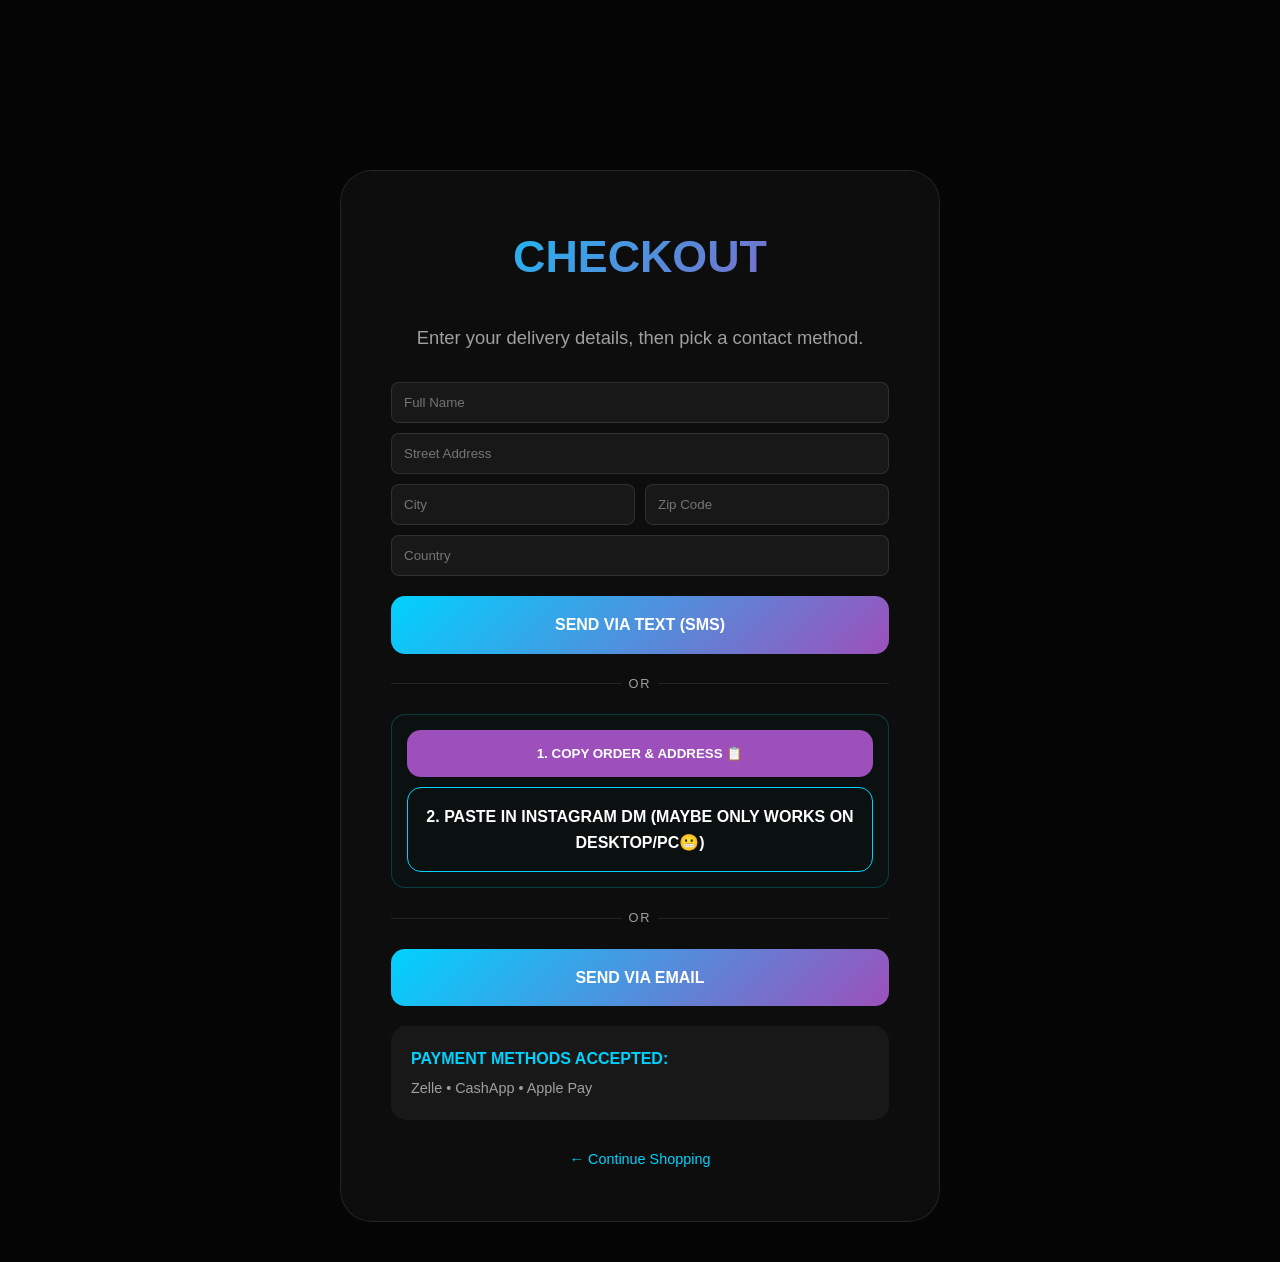
<file: checkout.html>
<!DOCTYPE html>
<html lang="en">
<head>
    <meta charset="UTF-8">
    <meta http-equiv="Cache-Control" content="no-cache, no-store, must-revalidate">
    <meta http-equiv="Pragma" content="no-cache">
    <meta http-equiv="Expires" content="0">
    <title>Complete Your Order | Stqckzz</title>
    <link rel="stylesheet" href="css/main.css?v=1.2">
    <style>
        .copy-success { background: #2ecc71 !important; box-shadow: 0 0 20px rgba(46, 204, 113, 0.4) !important; }
        .shipping-form { display: grid; gap: 10px; margin: 20px 0; text-align: left; }
        .shipping-form input { 
            background: rgba(255,255,255,0.05); 
            border: 1px solid rgba(255,255,255,0.1); 
            padding: 12px; 
            border-radius: 8px; 
            color: white; 
            outline: none;
            font-family: inherit;
        }
        .shipping-form input:focus { border-color: var(--accent-blue); }
        .method-divider {
            display: flex; align-items: center; text-align: center; margin: 10px 0;
            color: var(--text-dim); font-size: 0.8rem; text-transform: uppercase; letter-spacing: 2px;
        }
        .method-divider::before, .method-divider::after { content: ''; flex: 1; border-bottom: 1px solid rgba(255,255,255,0.1); }
        .method-divider:not(:empty)::before { margin-right: .5em; }
        .method-divider:not(:empty)::after { margin-left: .5em; }
    </style>
</head>
<body>
    <div class="detail-wrapper" style="margin-top: 50px;">
        <div class="glass-panel" style="text-align: center; max-width: 600px; margin: 0 auto;">
            <h1 class="neon-text">CHECKOUT</h1>
            <p class="description-text">Enter your delivery details, then pick a contact method.</p>
            
            <form id="shipping-form" class="shipping-form">
                <input type="text" id="cust-name" placeholder="Full Name" required>
                <input type="text" id="cust-address" placeholder="Street Address" required>
                <div style="display: grid; grid-template-columns: 1fr 1fr; gap: 10px;">
                    <input type="text" id="cust-city" placeholder="City" required>
                    <input type="text" id="cust-zip" placeholder="Zip Code" required>
                </div>
                <input type="text" id="cust-country" placeholder="Country" required>
            </form>

            <div style="display: flex; flex-direction: column; gap: 10px; margin: 20px 0;">
                <a href="#" id="sms-link" class="btn">Send via Text (SMS)</a>
                
                <div class="method-divider">or</div>
                
                <div style="border: 1px solid rgba(0, 243, 255, 0.2); padding: 15px; border-radius: 14px; background: rgba(0, 243, 255, 0.02);">
                    <button id="copy-btn" class="btn" style="background: var(--accent-purple); margin-bottom: 10px; width: 100%;">
                        1. Copy Order & Address 📋
                    </button>
                    <a href="#" id="ig-dm-link" target="_blank" class="btn secondary" style="width: 100%;">
                        2. Paste in Instagram DM (Maybe only works on desktop/PC😬)
                    </a>
                </div>

                <div class="method-divider">or</div>
                <a href="#" id="mail-link" class="btn">Send via Email</a>
            </div>

            <div style="background: rgba(255,255,255,0.05); padding: 20px; border-radius: 15px; text-align: left;">
                <h4 style="color: var(--accent-blue);">PAYMENT METHODS ACCEPTED:</h4>
                <p style="color: var(--text-dim); font-size: 0.9rem; margin-top: 5px;">Zelle • CashApp • Apple Pay</p>
            </div>
            <br>
            <a href="shop.html" style="color: var(--accent-blue); text-decoration: none; font-size: 0.9rem;">← Continue Shopping</a>
        </div>
    </div>

    <script type="module">
        import { generateOrderMessage } from './js/cart.js?v=1.2';

        // Your numeric thread ID for Desktop
        const myThreadID = "17842499064523848";
        // Your IG Handle for Mobile deep linking (most reliable)
        const myHandle = "stqckzz.resellzz"; 

        function getCustomerData() {
            return {
                name: document.getElementById('cust-name').value || "Not provided",
                address: document.getElementById('cust-address').value || "Not provided",
                city: document.getElementById('cust-city').value || "Not provided",
                zip: document.getElementById('cust-zip').value || "Not provided",
                country: document.getElementById('cust-country').value || "Not provided"
            };
        }

        function updateLinks() {
            const data = getCustomerData();
            const message = generateOrderMessage(data);
            const encodedMessage = encodeURIComponent(message);
            
            // SMS & Email
            document.getElementById('sms-link').href = `sms:+17088352450?body=${encodedMessage}`;
            document.getElementById('mail-link').href = `mailto:khyonhotz@gmail.com?subject=Order for ${data.name}&body=${encodedMessage}`;
            
            // Instagram Logic
            const igLink = document.getElementById('ig-dm-link');
            const isMobile = /iPhone|iPad|iPod|Android/i.test(navigator.userAgent);
            
            if (isMobile) {
                // 'username' is the most compatible way to open the DM screen on mobile apps
                igLink.href = `instagram://direct_share?username=${myHandle}`;
            } else {
                // Desktop uses your exact thread URL
                igLink.href = `https://www.instagram.com/direct/t/${myThreadID}/`;
            }
        }

        // Listen for typing in the form
        document.getElementById('shipping-form').addEventListener('input', updateLinks);

        // Copy button function
        const copyBtn = document.getElementById('copy-btn');
        copyBtn.addEventListener('click', () => {
            const message = generateOrderMessage(getCustomerData());
            navigator.clipboard.writeText(message).then(() => {
                const originalText = copyBtn.innerText;
                copyBtn.innerText = "COPIED! ✅";
                copyBtn.classList.add('copy-success');
                setTimeout(() => { 
                    copyBtn.innerText = originalText; 
                    copyBtn.classList.remove('copy-success'); 
                }, 2000);
            });
        });

        // Initialize links on load
        updateLinks();
    </script>
</body>
</html>
</file>
<file: css/main.css>
/* 1. CONFIGURATION & VARIABLES */
:root {
    --bg-dark: #050505;
    --card-bg: #121212;
    --accent-blue: #00d2ff;
    --accent-purple: #9d50bb;
    --text-main: #ffffff;
    --text-dim: #a0a0a0;
    --gradient-primary: linear-gradient(135deg, #00d2ff 0%, #9d50bb 100%);
    --glass: rgba(20, 20, 20, 0.7);
    --border-white: rgba(255, 255, 255, 0.1);
}

/* 2. RESET & BASE */
* { margin: 0; padding: 0; box-sizing: border-box; }

body {
    background-color: var(--bg-dark);
    color: var(--text-main);
    font-family: 'Inter', -apple-system, BlinkMacSystemFont, sans-serif;
    padding-top: 120px; /* Space for the floating nav */
    line-height: 1.6;
}

/* 3. NAVIGATION (Capsule Style) */
.navbar {
    position: fixed;
    top: 20px;
    left: 50%;
    transform: translateX(-50%);
    width: 90%;
    max-width: 1100px;
    background: var(--glass);
    backdrop-filter: blur(15px);
    -webkit-backdrop-filter: blur(15px);
    border: 1px solid var(--border-white);
    border-radius: 100px;
    padding: 12px 35px;
    z-index: 2000;
}

.nav-container { 
    display: flex; 
    justify-content: space-between; 
    align-items: center; 
}

.logo a { 
    text-decoration: none; 
    color: white; 
    font-weight: 900; 
    text-align: center; 
    display: block; 
    line-height: 1; 
    text-transform: uppercase;
}

.logo span { 
    color: var(--accent-blue); 
    font-size: 0.75rem; 
    letter-spacing: 3px; 
}

.nav-links { display: flex; list-style: none; gap: 25px; }
.nav-links a { 
    text-decoration: none; 
    color: var(--text-dim); 
    font-size: 0.85rem; 
    font-weight: 700; 
    text-transform: uppercase; 
    transition: 0.3s; 
}

.nav-links a:hover { 
    color: var(--accent-blue);
    text-shadow: 0 0 10px rgba(0, 210, 255, 0.5);
}

/* 4. HERO SECTION */
.hero { text-align: center; padding: 100px 5% 60px; }
.hero h1 { font-size: 3.5rem; text-transform: uppercase; font-weight: 900; line-height: 1.1; }
.hero h1 span { 
    background: var(--gradient-primary); 
    -webkit-background-clip: text; 
    -webkit-text-fill-color: transparent; 
}

/* 5. PRODUCT GRID & CARDS */
.product-grid { 
    display: grid; 
    grid-template-columns: repeat(auto-fit, minmax(280px, 1fr)); 
    gap: 30px; 
    padding: 40px 8%; 
}

.card {
    background: var(--card-bg);
    border-radius: 24px;
    padding: 20px;
    border: 1px solid rgba(255, 255, 255, 0.05);
    transition: all 0.4s cubic-bezier(0.175, 0.885, 0.32, 1.275);
    position: relative;
    overflow: hidden;
}

.card:hover { 
    transform: translateY(-10px); 
    border-color: var(--accent-blue); 
    box-shadow: 0 10px 40px rgba(0, 210, 255, 0.15); 
}

.card img { 
    width: 100%; 
    aspect-ratio: 1/1;
    object-fit: cover;
    border-radius: 18px; 
    margin-bottom: 20px; 
}

/* PRICE STYLING */
.price-row {
    margin-bottom: 15px;
    display: flex;
    gap: 12px;
    align-items: center;
}

.current-price {
    color: var(--accent-blue);
    font-weight: 800;
    font-size: 1.2rem;
    text-shadow: 0 0 10px rgba(0, 210, 255, 0.3);
}

.old-price {
    color: var(--text-dim);
    text-decoration: line-through;
    font-size: 0.9rem;
    opacity: 0.6;
}

/* For the Product Detail Page specifically */
.price-wrap {
    display: flex;
    align-items: baseline;
    gap: 15px;
    margin: 10px 0;
}

.tax-note {
    font-size: 0.8rem;
    color: var(--text-dim);
    text-transform: uppercase;
    letter-spacing: 1px;
}
/* 6. BUTTONS */
.btn {
    display: block; 
    width: 100%; 
    padding: 16px; 
    border-radius: 14px; 
    border: none;
    background: var(--gradient-primary); 
    color: white; 
    font-weight: 800;
    text-transform: uppercase; 
    cursor: pointer; 
    text-decoration: none; 
    text-align: center;
    transition: 0.3s;
}

.btn:hover {
    filter: brightness(1.2);
    box-shadow: 0 0 20px rgba(0, 210, 255, 0.4);
}

.btn.secondary {
    background: transparent;
    border: 1px solid var(--accent-blue);
}

/* 7. PRODUCT DETAIL (Premium Layout) */
.detail-wrapper {
    max-width: 1200px;
    margin: 40px auto;
    padding: 0 5%;
}

.glass-panel {
    background: rgba(25, 25, 25, 0.4);
    backdrop-filter: blur(25px);
    -webkit-backdrop-filter: blur(25px);
    border: 1px solid var(--border-white);
    border-radius: 32px;
    padding: 50px;
    margin-bottom: 40px;
}

.product-showcase {
    display: flex;
    gap: 80px;
    align-items: center;
    flex-wrap: wrap;
}

.image-box {
    flex: 1;
    min-width: 320px;
    position: relative;
}

.image-box img {
    width: 100%;
    border-radius: 24px;
    z-index: 2;
    position: relative;
}

.glow-effect {
    position: absolute;
    top: 50%; left: 50%;
    transform: translate(-50%, -50%);
    width: 70%; height: 70%;
    background: var(--accent-blue);
    filter: blur(120px);
    opacity: 0.25;
    z-index: 1;
}

.info-box { flex: 1.2; min-width: 320px; }

#p-name {
    font-size: 3.2rem;
    font-weight: 900;
    margin-bottom: 10px;
    text-transform: uppercase;
    line-height: 1;
}

.neon-text {
    font-size: 2.8rem;
    font-weight: 900;
    background: var(--gradient-primary);
    -webkit-background-clip: text;
    -webkit-text-fill-color: transparent;
}

.description-text {
    color: var(--text-dim);
    margin: 30px 0;
    font-size: 1.15rem;
}

/* 8. REVIEWS SECTION */
.reviews-wrapper { padding: 50px; }

.review-split {
    display: flex;
    gap: 60px;
    margin-top: 40px;
    flex-wrap: wrap;
}

.form-side, .display-side { flex: 1; min-width: 300px; }

.neon-form input, .neon-form select, .neon-form textarea {
    background: rgba(255, 255, 255, 0.05);
    border: 1px solid rgba(255, 255, 255, 0.1);
    color: white;
    width: 100%;
    padding: 18px;
    border-radius: 16px;
    margin-bottom: 20px;
    font-size: 1rem;
    transition: 0.3s;
}

.neon-form input:focus {
    border-color: var(--accent-blue);
    background: rgba(255, 255, 255, 0.08);
    outline: none;
}

.user-review {
    background: rgba(255, 255, 255, 0.03);
    padding: 25px;
    border-radius: 20px;
    margin-bottom: 20px;
    border-left: 4px solid var(--accent-purple);
}

/* 9. UTILITIES */
.status-tag {
    display: inline-block;
    padding: 6px 16px;
    border-radius: 100px;
    font-size: 0.75rem;
    font-weight: 900;
    text-transform: uppercase;
    background: rgba(255, 255, 255, 0.1);
    margin-bottom: 15px;
}

.sale-tag {
    position: absolute;
    top: 20px; right: 20px;
    background: var(--accent-purple);
    color: white;
    font-size: 11px;
    font-weight: 900;
    padding: 4px 12px;
    border-radius: 100px;
    z-index: 10;
}

.variation-section h4 {
    font-size: 0.8rem;
    color: var(--accent-blue);
    margin-top: 25px;
    margin-bottom: 10px;
    text-transform: uppercase;
    letter-spacing: 1px;
}

.option-grid {
    display: flex;
    flex-wrap: wrap;
    gap: 10px;
}

.opt-btn {
    background: rgba(255, 255, 255, 0.05);
    border: 1px solid rgba(255, 255, 255, 0.1);
    color: white;
    padding: 10px 20px;
    border-radius: 8px;
    cursor: pointer;
    transition: 0.3s;
}

.opt-btn:hover, .opt-btn.active {
    border-color: var(--accent-blue);
    background: rgba(0, 210, 255, 0.1);
}

.shipping-grid {
    display: flex;
    flex-direction: column;
    gap: 10px;
}

.ship-card {
    background: rgba(255, 255, 255, 0.03);
    border: 1px solid rgba(255, 255, 255, 0.1);
    padding: 15px;
    border-radius: 12px;
    display: flex;
    align-items: center;
    gap: 15px;
}

.ship-card input[type="radio"] {
    accent-color: var(--accent-blue);
    transform: scale(1.2);
}
/* CART DRAWER */
.cart-overlay {
    position: fixed; top: 0; left: 0; width: 100%; height: 100%;
    background: rgba(0,0,0,0.7); display: none; z-index: 2500;
}
.cart-overlay.active { display: block; }

.cart-drawer {
    position: fixed; top: 0; right: -400px; width: 400px; height: 100%;
    background: var(--card-bg); border-left: 1px solid var(--border-white);
    transition: 0.4s ease; z-index: 3000; padding: 30px;
    display: flex; flex-direction: column;
}
.cart-drawer.open { right: 0; }

.cart-header { display: flex; justify-content: space-between; align-items: center; margin-bottom: 30px; }
.close-btn { background: none; border: none; color: white; font-size: 2rem; cursor: pointer; }

.cart-items { flex: 1; overflow-y: auto; }
.cart-item { display: flex; gap: 15px; margin-bottom: 20px; border-bottom: 1px solid rgba(255,255,255,0.05); padding-bottom: 15px; }
.cart-item img { width: 80px; height: 80px; border-radius: 10px; object-fit: cover; }
.item-info h4 { font-size: 0.9rem; margin-bottom: 5px; }
.remove-item { background: none; border: none; color: #ff4d4d; font-size: 0.7rem; cursor: pointer; text-transform: uppercase; padding: 0; }

.cart-footer { padding-top: 20px; border-top: 1px solid var(--border-white); }
.cart-total { display: flex; justify-content: space-between; font-size: 1.2rem; font-weight: 800; margin-bottom: 20px; }
/* Cart Shipping Section Styling */
.cart-shipping-selection {
    padding: 20px;
    border-top: 1px solid rgba(255, 255, 255, 0.1);
    background: rgba(255, 255, 255, 0.02); /* Very subtle glass tint */
}

.cart-shipping-label {
    display: block;
    font-size: 0.75rem;
    font-weight: 700;
    letter-spacing: 1px;
    margin-bottom: 8px;
    color: var(--accent-blue); /* Ensure this variable is in your :root */
    text-transform: uppercase;
}

#cart-shipping-select {
    width: 100%;
    background: #000;
    color: #fff;
    border: 1px solid rgba(0, 243, 255, 0.3); /* Dim neon border */
    padding: 12px;
    border-radius: 8px;
    font-family: 'Inter', sans-serif; /* Or your site's font */
    font-size: 0.9rem;
    cursor: pointer;
    transition: all 0.3s ease;
    outline: none;
    appearance: none; /* Removes default browser arrow */
    background-image: url("data:image/svg+xml,%3Csvg xmlns='http://www.w3.org/2000/svg' width='24' height='24' viewBox='0 0 24 24' fill='none' stroke='%2300f3ff' stroke-width='2' stroke-linecap='round' stroke-linejoin='round'%3E%3Cpolyline points='6 9 12 15 18 9'%3E%3C/polyline%3E%3C/svg%3E");
    background-repeat: no-repeat;
    background-position: right 12px center;
    background-size: 16px;
}

#cart-shipping-select:hover {
    border-color: var(--accent-blue);
    box-shadow: 0 0 10px rgba(0, 243, 255, 0.2);
}

#cart-shipping-select:focus {
    border-color: #fff;
    box-shadow: 0 0 15px rgba(0, 243, 255, 0.4);
}

/* Style the dropdown options (Limited by browsers, but keeps it dark) */
#cart-shipping-select option {
    background: #111;
    color: #fff;
    padding: 10px;
}

#product-search:focus {
    border-color: var(--accent-blue);
    box-shadow: 0 0 15px rgba(0, 243, 255, 0.2);
    background: rgba(255, 255, 255, 0.08);
}
</file>
